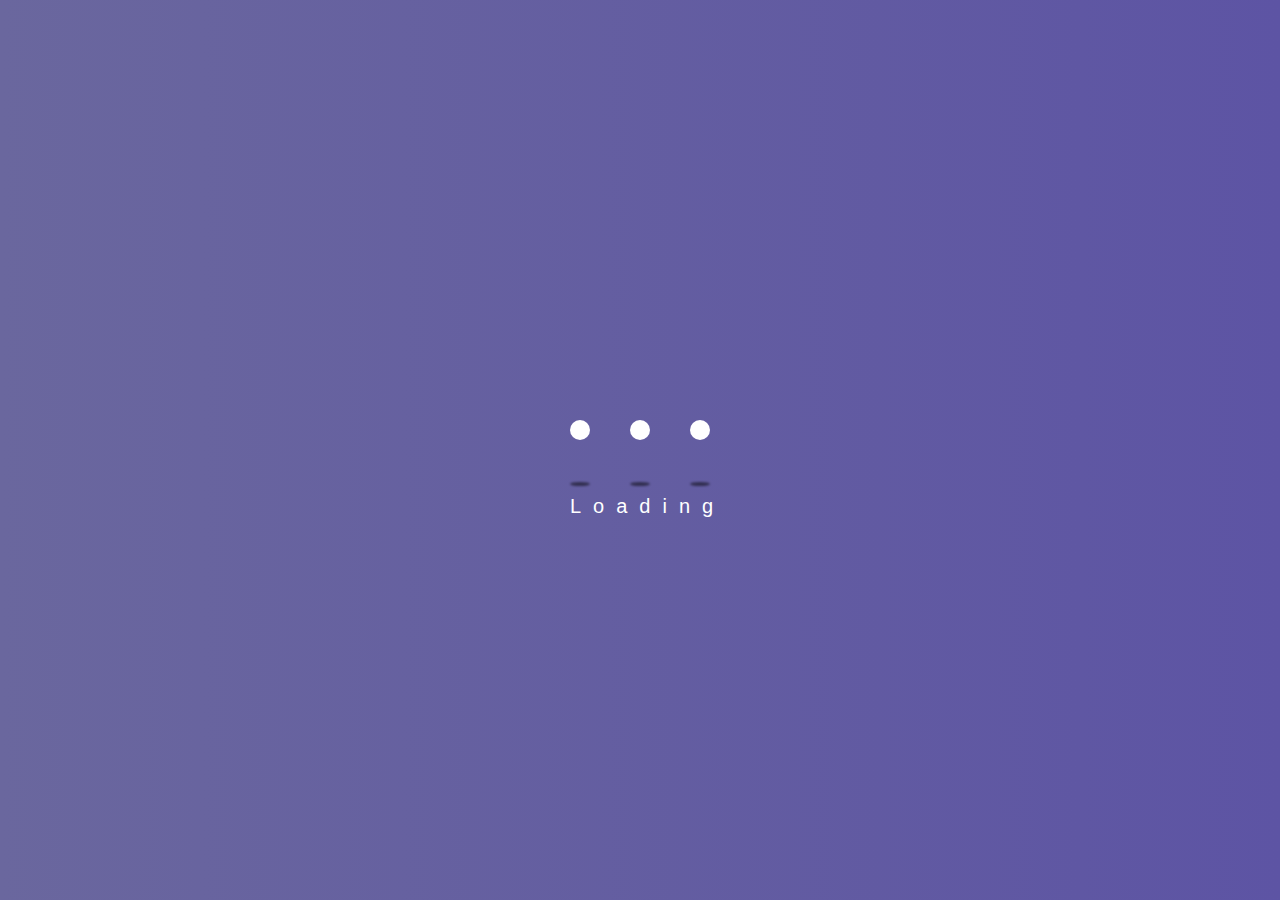
<file: loading.html>
<!DOCTYPE html>
<html lang="en">
<head>
  <meta charset="UTF-8">
  <meta http-equiv="X-UA-Compatible" content="IE=edge">
  <meta name="viewport" content="width=device-width, initial-scale=1.0">
  <title>Loading...</title>
  <link rel="stylesheet" href="loading.css">
</head>
<body>
  <div class="wrapper">
    <div class="circle"></div>
    <div class="circle"></div>
    <div class="circle"></div>
    <div class="shadow"></div>
    <div class="shadow"></div>
    <div class="shadow"></div>
    <span>Loading</span>
</div>
</body>
<script>
  var timer = setTimeout(function(){
      window.location="main.html"
  },3000);
</script>
</html>
</file>
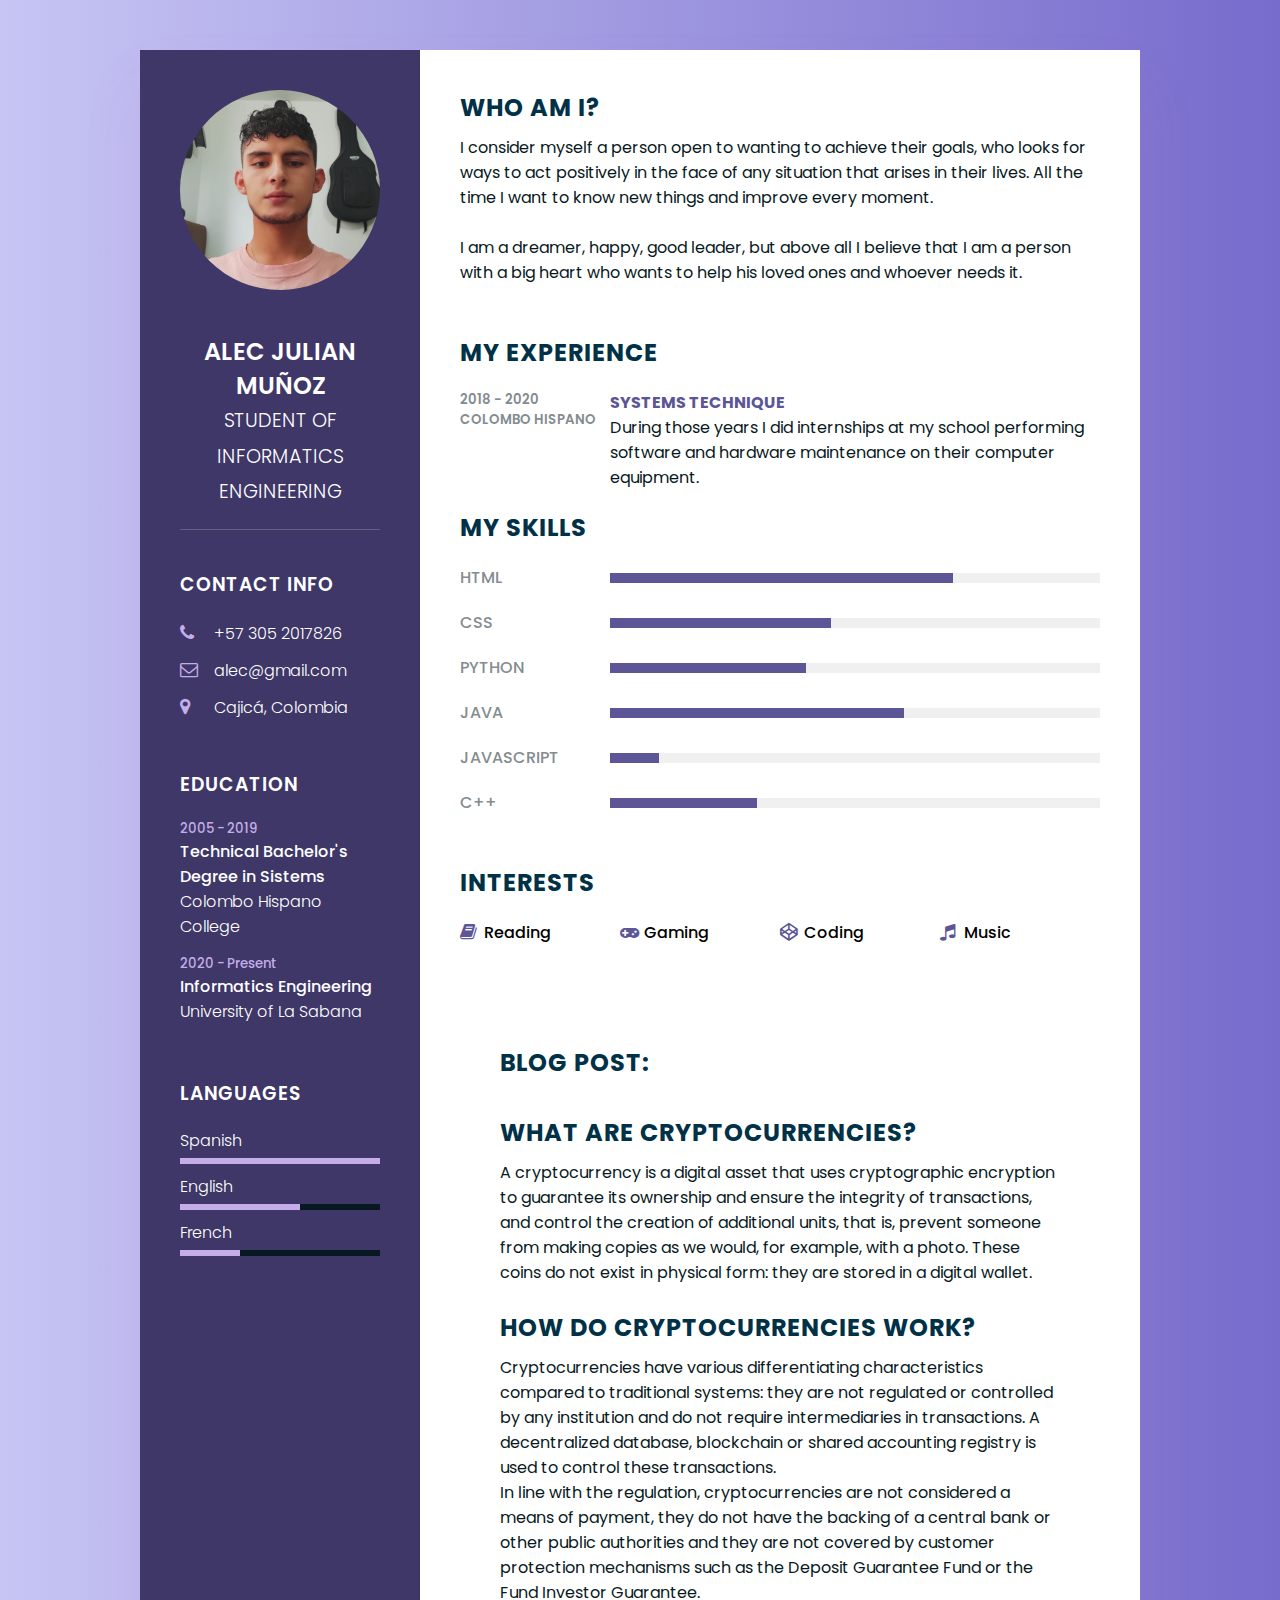
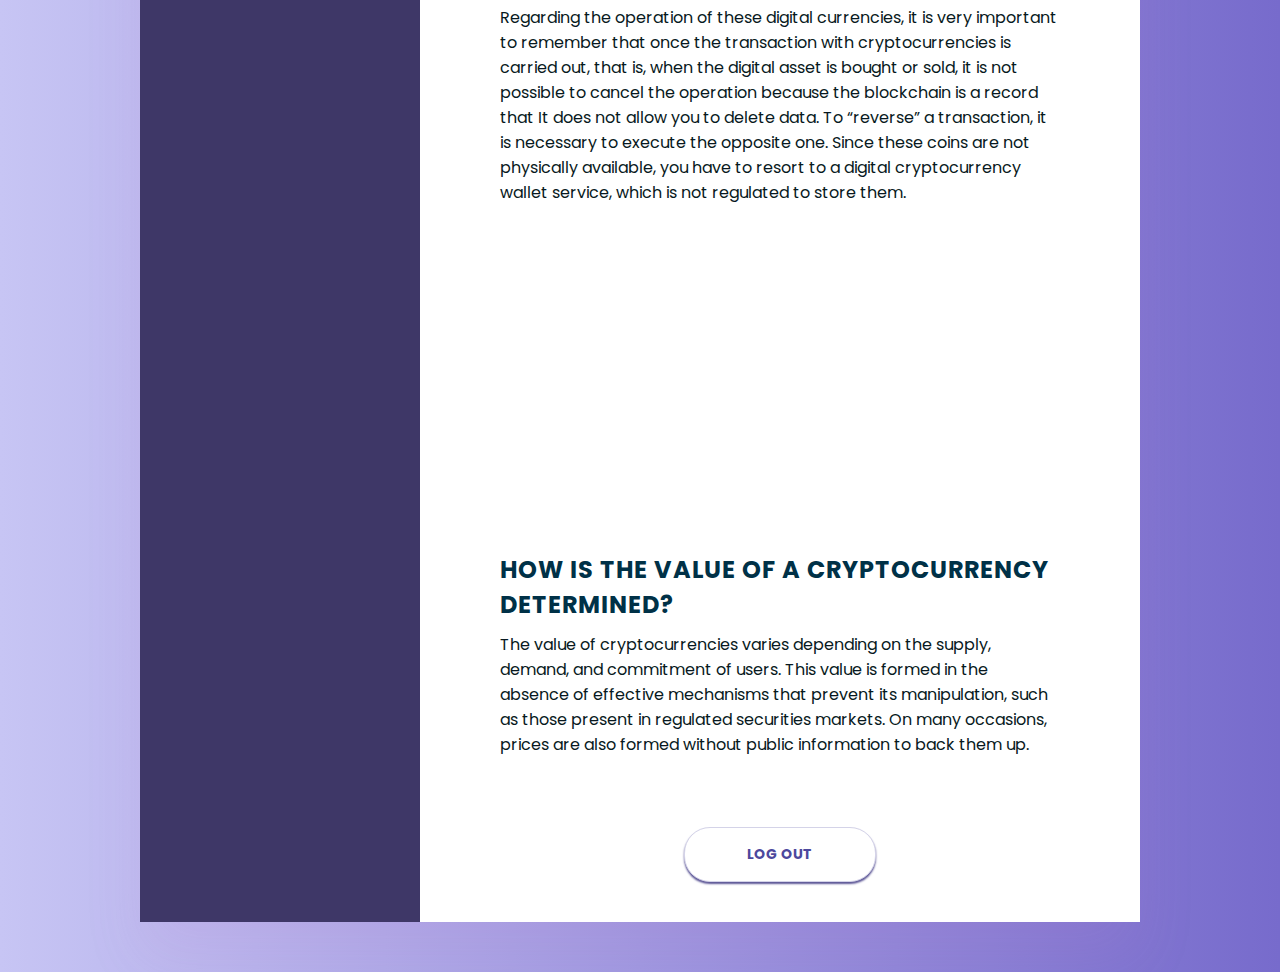
<file: main.html>
<!doctype html>
<html lang="en">
<head>
    <meta charset="UTF-8">
    <meta name="viewport"
          content="width=device-width, user-scalable=no, initial-scale=1.0, maximum-scale=1.0, minimum-scale=1.0">
    <meta http-equiv="X-UA-Compatible" content="ie=edge">
    <title>Alec's Website</title>
    <link rel="stylesheet" href="https://cdnjs.cloudflare.com/ajax/libs/font-awesome/4.7.0/css/font-awesome.css" integrity="sha512-5A8nwdMOWrSz20fDsjczgUidUBR8liPYU+WymTZP1lmY9G6Oc7HlZv156XqnsgNUzTyMefFTcsFH/tnJE/+xBg==" crossorigin="anonymous" referrerpolicy="no-referrer" />
    <link rel="stylesheet" type="text/css" href="main.css">
    <link rel="stylesheet" type="text/css" href="main.css">
</head>
<body>
<div class="container">
    <div class="left_Side">
        <div class="profileText">
            <div class="imgBx">
                <img class="photo" src="images/image.jpeg">
            </div>
            <br>
            <h2>Alec Julian Muñoz <br><span>Student OF INFORMATICS ENGINEERING</span> </h2>
        </div>

        <div class="contactInfo">
            <h3 class="title">Contact Info</h3>
            <ul>
                <li>
                    <span class="icon"><i class="fa fa-phone" aria-hidden="true"></i></span>
                    <span class="text">+57 305 2017826</span>
                </li>
                <li>
                    <span class="icon"><i class="fa fa-envelope-o" aria-hidden="true"></i></span>
                    <span class="text">alec@gmail.com</span>
                </li>
                <li>

                </li>
                <li>
                    <span class="icon"><i class="fa fa-map-marker" aria-hidden="true"></i></span>
                    <span class="text">Cajicá, Colombia</span>
                </li>
            </ul>
        </div>
        <div class="contactInfo education">
            <h3 class="title">Education</h3>
            <ul>
                <li>
                    <h5>2005 - 2019</h5>
                    <h4>Technical Bachelor's Degree in Sistems</h4>
                    <h4>Colombo Hispano College</h4>
                </li>

                <li>
                    <h5>2020 - Present</h5>
                    <h4>Informatics Engineering </h4>
                    <h4>University of La Sabana</h4>
                </li>
            </ul>
        </div>
        <div class="contactInfo language">
            <h3 class="title">Languages</h3>
            <ul>
                <li>
                    <span class="text">Spanish</span>
                    <span class="percent">
                        <div class="russianw90"></div>
                    </span>
                </li>
            </ul>
            <ul>
                <li>
                    <span class="text">English</span>
                    <span class="percent">
                        <div class="englishw50" "></div>
                    </span>
                </li>
            </ul>
           
            <ul>
                <li>
                    <span class="text">French</span>
                    <span class="percent">
                        <div class="frenchw30"></div>
                    </span>
                </li>
            </ul>
        </div>
    </div>
    <div class="right_Side">
        <div class="about">
            <h2 class="title2">Who am I?</h2>
            <p>I consider myself a person open to wanting to achieve their goals, who looks for ways to act positively in the face of any situation that arises in their lives. All the time I want to know new things and improve every moment.
                <br> <br>I am a dreamer, happy, good leader, but above all I believe that I am a person with a big heart who wants to help his loved ones and whoever needs it.</p>
                 
            </div>
        
        <div class="about">
            <h2 class="title2">My Experience</h2>
            <div class="box">
                <div class="year_company">
                    <h5>2018 - 2020</h5>
                    <h5>Colombo Hispano</h5>
                </div>
                <div class="text">
                    <h4>Systems Technique</h4>
                    <p>During those years I did internships at my school performing software and hardware maintenance on their computer equipment.</p>
                </div>
            </div>

          
        <div class="about skills">
            <h2 class="title2">My skills</h2>
            <div class="box">
                <h4>HTML</h4>
                <div class="percent">
                    <div class="htmlws30"></div>
                </div>
            </div>
            <div class="box">
                <h4>CSS</h4>
                <div class="percent">
                    <div class="cssws45"></div>
                </div>
            </div>
            <div class="box">
                <h4>Python</h4>
                <div class="percent">
                    <div class="jsws70"></div>
                </div>
            </div>
            <div class="box">
                <h4>Java</h4>
                <div class="percent">
                    <div class="phws40"></div>
                </div>
            </div>
            <div class="box">
                <h4>JavaScript</h4>
                <div class="percent">
                    <div class="ilws60"></div>
                </div>
            </div>
            <div class="box">
                <h4>C++</h4>
                <div class="percent">
                    <div class="adw70"></div>
                </div>
            </div>
        </div>
        <div class="about interest">
            <h2 class="title2">Interests</h2>
            <ul>
                <li><i class="fa fa-book" aria-hidden="true"></i> Reading</li>
                <li><i class="fa fa-gamepad" aria-hidden="true"></i> Gaming</li>
                <li><i class="fa fa-codepen" aria-hidden="true"></i> Coding</li>
                <li><i class="fa fa-music" aria-hidden="true"></i> Music</li>
                

            </ul>
        </div>

        <div class="right_Side">
            <div class="about">
                <h2 class="title2">Blog post: <br> <br>What are cryptocurrencies?</h2>
                    <p>A cryptocurrency is a digital asset that uses cryptographic encryption to guarantee its ownership and ensure the integrity of transactions, and control the creation of additional units, that is, prevent someone from making copies as we would, for example, with a photo. These coins do not exist in physical form: they are stored in a digital wallet.</p>
                    <br><h2 class="title2">How do cryptocurrencies work? </h2>
                    <p>Cryptocurrencies have various differentiating characteristics compared to traditional systems: they are not regulated or controlled by any institution and do not require intermediaries in transactions. A decentralized database, blockchain or shared accounting registry is used to control these transactions.</p>
                    <p>In line with the regulation, cryptocurrencies are not considered a means of payment, they do not have the backing of a central bank or other public authorities and they are not covered by customer protection mechanisms such as the Deposit Guarantee Fund or the Fund Investor Guarantee.</p>
                    <p>Regarding the operation of these digital currencies, it is very important to remember that once the transaction with cryptocurrencies is carried out, that is, when the digital asset is bought or sold, it is not possible to cancel the operation because the blockchain is a record that It does not allow you to delete data. To “reverse” a transaction, it is necessary to execute the opposite one.
                    Since these coins are not physically available, you have to resort to a digital cryptocurrency wallet service, which is not regulated to store them.</p>
                    <br>
                    <iframe width="560" height="315" src="https://www.youtube.com/embed/SzAuB2FG79A" title="YouTube video player" frameborder="0" allow="accelerometer; autoplay; clipboard-write; encrypted-media; gyroscope; picture-in-picture" allowfullscreen></iframe>
                    <br><h2 class="title2">How is the value of a cryptocurrency determined? </h2>
                    <p>The value of cryptocurrencies varies depending on the supply, demand, and commitment of users. This value is formed in the absence of effective mechanisms that prevent its manipulation, such as those present in regulated securities markets. On many occasions, prices are also formed without public information to back them up.</p> 
                </div>
    </div>
    <center>
        <a href="index.html">
            <button class="button logout__submit">
            <span class="button__text">Log Out</span> 
        </button>
    </a>	
    </center>
</div>

</body>
</html>
</file>
<file: loading.css>
body{
  padding:0;
  margin:0;
  width:100%;
  height:100vh;
  background: linear-gradient(270deg, #5D54A4, #6A679E);
}
.wrapper{
  width:200px;
  height:60px;
  position: absolute;
  left:50%;
  top:50%;
  transform: translate(-50%, -50%);
}
.circle{
  width:20px;
  height:20px;
  position: absolute;
  border-radius: 50%;
  background-color: #fff;
  left:15%;
  transform-origin: 50%;
  animation: circle .5s alternate infinite ease;
}

@keyframes circle{
  0%{
      top:60px;
      height:5px;
      border-radius: 50px 50px 25px 25px;
      transform: scaleX(1.7);
  }
  40%{
      height:20px;
      border-radius: 50%;
      transform: scaleX(1);
  }
  100%{
      top:0%;
  }
}
.circle:nth-child(2){
  left:45%;
  animation-delay: .2s;
}
.circle:nth-child(3){
  left:auto;
  right:15%;
  animation-delay: .3s;
}
.shadow{
  width:20px;
  height:4px;
  border-radius: 50%;
  background-color: rgba(0,0,0,.5);
  position: absolute;
  top:62px;
  transform-origin: 50%;
  z-index: -1;
  left:15%;
  filter: blur(1px);
  animation: shadow .5s alternate infinite ease;
}

@keyframes shadow{
  0%{
      transform: scaleX(1.5);
  }
  40%{
      transform: scaleX(1);
      opacity: .7;
  }
  100%{
      transform: scaleX(.2);
      opacity: .4;
  }
}
.shadow:nth-child(4){
  left: 45%;
  animation-delay: .2s
}
.shadow:nth-child(5){
  left:auto;
  right:15%;
  animation-delay: .3s;
}
.wrapper span{
  position: absolute;
  top:75px;
  font-family:sans-serif;
  font-size: 20px;
  letter-spacing: 12px;
  color: #fff;
  left:15%;
}







/*  footer   */
footer {
  background-color: #222;
  color: #fff;
  font-size: 14px;
  bottom: 0;
  position: fixed;
  left: 0;
  right: 0;
  text-align: center;
  z-index: 999;
}

footer p {
  margin: 10px 0;
  font-family: Raleway, sans-serif;
}
footer .fa-heart{
  color: red;
}
footer .fa-dev{
  color: #fff;
}
footer .fa-twitter-square{
color:#1da0f1;
}
footer .fa-instagram{
color: #f0007c;
}
fotter .fa-linkedin{
color:#0073b1;
}
footer .fa-codepen{
color:#fff
}
footer a {
  color: #3c97bf;
  text-decoration: none;
margin-right:5px;
}
.youtubeBtn{
  position: fixed;
  left: 50%;
transform:translatex(-50%);
  bottom: 45px;
  cursor: pointer;
  transition: all .3s;
  vertical-align: middle;
  text-align: center;
  display: inline-block;
}
.youtubeBtn i{
 font-size:20px;
float:left;
}
.youtubeBtn a{
  color:#ff0000;
  animation: youtubeAnim 1000ms linear infinite;
float:right;
}
.youtubeBtn a:hover{
color:#c9110f;
transition:all .3s ease-in-out;
text-shadow: none;
}
.youtubeBtn i:active{
transform:scale(.9);
transition:all .3s ease-in-out;
}
.youtubeBtn span{
  font-family: 'Lato';
  font-weight: bold;
  color: #fff;
  display: block;
  font-size: 12px;
  float: right;
  line-height: 20px;
  padding-left: 5px;

}

@keyframes youtubeAnim{
0%,100%{
  color:#c9110f;
}
50%{
  color:#ff0000;
}
}
/* footer  */
</file>
<file: main.css>
@import url("https://fonts.googleapis.com/css2?family=Poppins:wght@200;300;400;500;600;700;800;900&display=swap");
* {
  margin: 0;
  padding: 0;
  box-sizing: border-box;
  font-family: "Poppins", SansSerif;
}

body {
    background: linear-gradient(90deg, #C7C5F4, #776BCC);	
  display: flex;
  justify-content: center;
  align-items: center;
  min-height: 100vh;
  
}
.container {
  position: relative;
  width: 100%;
  max-width: 1000px;
  min-height: 1000px;
  background-color: #fff;
  margin: 50px;
  display: grid;
  grid-template-columns: 1fr 2fr;
  box-shadow: 0 35px 55px rgba(192, 115, 199, 0.1);
}
.container .left_Side {
  position: relative;
  background-color: hsl(249, 30%, 31%);
  padding: 40px;
}
.profileText {
  position: relative;
  display: flex;
  flex-direction: column;
  align-items: center;
  padding-bottom: 20px;
  border-bottom: 1px solid rgba(255, 255, 255, 0.2);
}
.profileText .imgBx {
  position: relative;
  width: 200px;
  height: 200px;
  border-radius: 50%;
  overflow: hidden;
}
.profileText .imgBx img {
  position: absolute;
  top: 0;
  left: 0;
  width: 100%;
  height: 100%;
  object-fit: cover;
}
.photo {
  width: 100%;
  height:fit-content;
}
.profileText h2 {
  color: #fff;
  font-size: 1.5em;
  margin-top: 20px;
  text-transform: uppercase;
  text-align: center;
  font-weight: 600;
  line-height: 1.4em;
}
.profileText h2 span {
  font-size: 0.8em;
  font-weight: 300;
}
.contactInfo {
  padding-top: 40px;
}
.title {
  color: #fff;
  text-transform: uppercase;
  font-weight: 600;
  letter-spacing: 1px;
  margin-bottom: 20px;
}
.contactInfo ul {
  position: relative;
}
.contactInfo ul li {
  list-style: none;
  position: relative;
  margin: 10px 0;
  cursor: pointer;
}
.contactInfo ul li .icon {
  display: inline-block;
  width: 30px;
  font-size: 18px;
  color: #c4ade9;
}
.contactInfo ul li span {
  color: #fff;
  font-weight: 300;
}
.contactInfo.education li {
  margin-bottom: 15px;
}
.contactInfo.education h5 {
  color: #c4ade9;
  font-weight: 500;
}
.contactInfo.education h4:nth-child(2) {
  color: #fff;
  font-weight: 500;
}
.contactInfo.education h4 {
  color: #fff;
  font-weight: 300;
}
.contactInfo.language .percent {
  position: relative;
  width: 100%;
  height: 6px;
  background-color: #081921;
  display: block;
  margin-top: 5px;
}
.contactInfo.language .percent div {
  position: relative;
  top: 0;
  left: 0;
  height: 100%;
  background-color: #c4ade9;
}
.container .right_Side {
  position: relative;
  background-color: #fff;
  padding: 40px;
}
.about {
  margin-bottom: 50px;
}
.about:last-child {
  margin-bottom: 0;
}
.title2 {
  color: #003147;
  text-transform: uppercase;
  letter-spacing: 1px;
  margin-bottom: 10px;
}
p {
  color: #081921;
}
.about .box {
  display: flex;
  flex-direction: row;
  margin: 20px 0;
}
.about .box .year_company {
  min-width: 150px;
}
.about .box .year_company h5 {
  text-transform: uppercase;
  color: #848c90;
  font-weight: 600;
}
.about .box .text h4 {
  text-transform: uppercase;
  color: #5C5696;
  ;
  font-size: 16px;
}
.skills .box {
  position: relative;
  width: 100%;
  display: grid;
  grid-template-columns: 150px 1fr;
  justify-content: center;
  align-items: center;
}
.skills .box h4 {
  text-transform: uppercase;
  color: #848c90;
  font-weight: 500;
}
.skills .box .percent {
  position: relative;
  width: 100%;
  height: 10px;
  background-color: #f0f0f0;
}
.skills .box .percent div {
  position: absolute;
  top: 0;
  left: 0;
  height: 100%;
  background-color: #5C5696;
  ;
}
.interest ul {
  display: grid;
  grid-template-columns: repeat(4, 1fr);
}
.interest ul li {
  list-style: none;
  color: black;
  font-weight: 500;
  margin: 10px 0;
}
.interest ul li .fa {
  color: #5C5696;
  font-size: 18px;
  width: 20px;
}
@media (max-width: 1000px) {
  .container {
    margin: 10px;
    grid-template-columns: repeat(1, 1fr);
  }
  .interest ul {
    grid-template-columns: repeat(2, 1fr);
  }
}
@media (max-width: 600px) {
  .about .box {
    flex-direction: column;
  }
  .about .box .year_company {
    margin-bottom: 5px;
  }
  .interest ul {
    grid-template-columns: repeat(1, 1fr);
  }
  .skills .box {
    grid-template-columns: repeat(1, 1fr);
  }
}
.englishw50 {
  width: 60%;
}
.russianw90 {
  width: 100%;
}
.frenchw30 {
  width: 30%;
}
.htmlws30 {
  width: 70%;
}
.cssws45 {
  width: 45%;
}
.jsws70 {
  width: 40%;
}
.phws40 {
  width: 60%;
}
.ilws60 {
  width: 10%;
}
.adw70 {
  width: 30%;
}

.logout__submit {
	background: #fff;
	font-size: 14px;
	margin-top: 30px;
	padding: 16px 20px;
	border-radius: 26px;
	border: 1px solid #D4D3E8;
	text-transform: uppercase;
	font-weight: 700;
  
	width: 30%;
	color: #4C489D;
	box-shadow: 0px 2px 2px #5C5696;
	cursor: pointer;
	transition: .2s;
}

.logout__submit:active,
.logout__submit:focus,
.logout__submit:hover {
	border-color: #6A679E;
	outline: none;
}
.button__icon {
	font-size: 24px;
	margin-left:auto;
	color: #7875B5;
}
</file>
